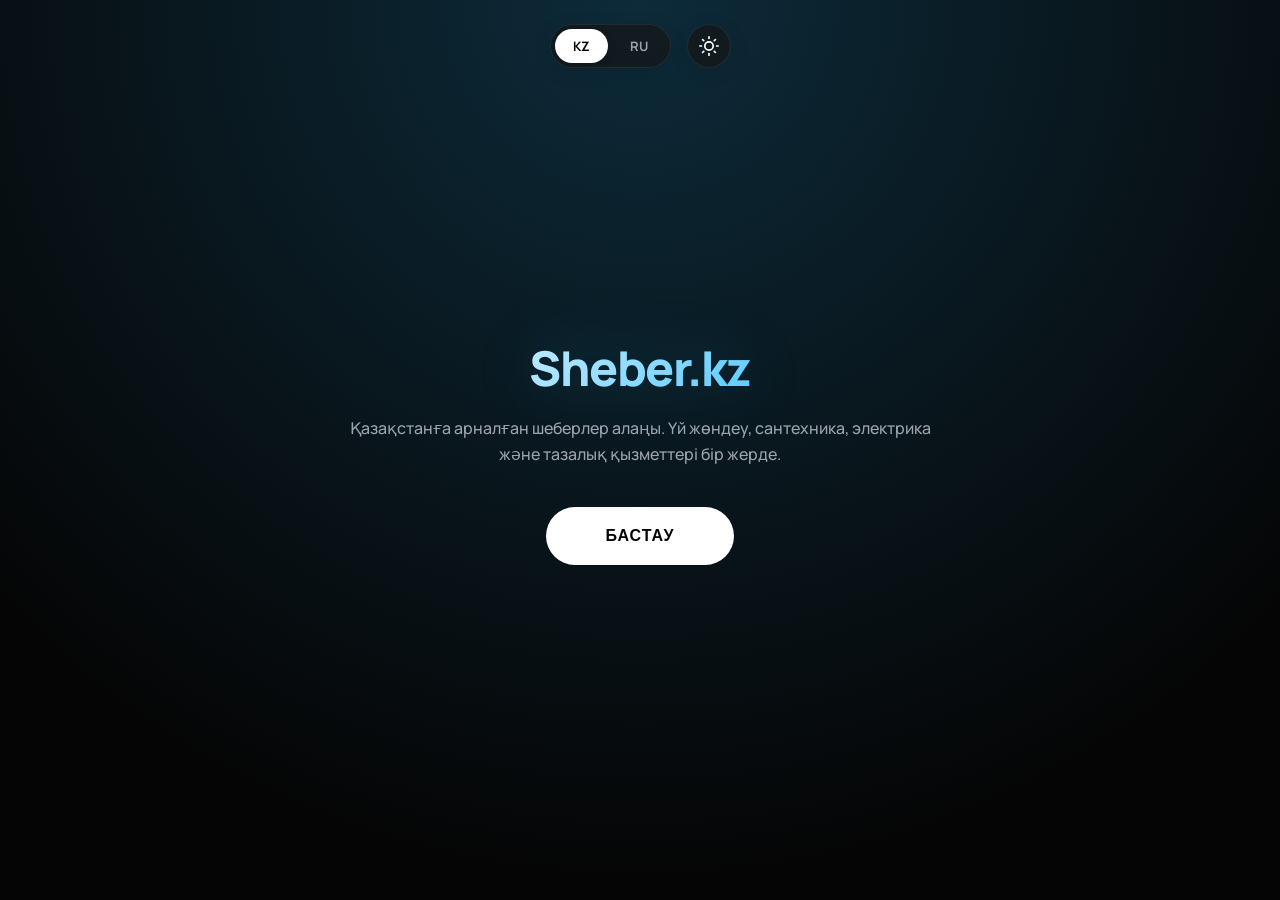
<file: index.html>
<!DOCTYPE html>
<html lang="ru" data-theme="dark">
<head>
  <meta charset="UTF-8" />
  <meta name="viewport" content="width=device-width, initial-scale=1.0, maximum-scale=1.0, user-scalable=no" />
  <title>Sheber.kz | Кіру</title>

  <link rel="preconnect" href="https://fonts.googleapis.com">
  <link rel="preconnect" href="https://fonts.gstatic.com" crossorigin>
  <link href="https://fonts.googleapis.com/css2?family=Manrope:wght@300;400;500;600;700;800&display=swap" rel="stylesheet">

  <style>
    *:focus { outline: none !important; }
    * { -webkit-tap-highlight-color: transparent; box-sizing: border-box; margin: 0; padding: 0; }

    :root {
      /* GLASMORPHISM BLUE THEME (UNCHANGED) */
      --primary: #1cb7ff; 
      --primary-glow: rgba(28, 183, 255, 0.4);
      --primary-dim: rgba(28, 183, 255, 0.1);
      --accent: #2EC4B6;
      --font-main: 'Manrope', sans-serif;
      --ease-out: cubic-bezier(0.23, 1, 0.32, 1);
    }

    [data-theme="dark"] {
      --bg-body: #050505;
      --bg-gradient: radial-gradient(circle at 50% 0%, #0d2b3a 0%, #050505 80%);
      --glass-bg: rgba(20, 20, 20, 0.65);
      --glass-border: rgba(255, 255, 255, 0.08);
      --glass-highlight: rgba(255, 255, 255, 0.05);
      --text-main: #FFFFFF;
      --text-sec: #9CA3AF;
      --input-bg: rgba(0, 0, 0, 0.3);
      --btn-text: #000;
    }

    [data-theme="light"] {
      --bg-body: #F4F6F8;
      --bg-gradient: radial-gradient(circle at 50% 0%, #dbeafe 0%, #F4F6F8 70%);
      --glass-bg: rgba(255, 255, 255, 0.75);
      --glass-border: rgba(255, 255, 255, 0.6);
      --glass-highlight: rgba(255, 255, 255, 0.4);
      --text-main: #111827;
      --text-sec: #4B5563;
      --input-bg: rgba(255, 255, 255, 0.5);
      --btn-text: #fff;
    }

    html, body {
      height: 100%;
      font-family: var(--font-main);
      background: var(--bg-body);
      background-image: var(--bg-gradient);
      background-attachment: fixed;
      color: var(--text-main);
      overflow-x: hidden;
      transition: background 0.3s ease;
    }

    /* LANDING */
    .landing-container {
      min-height: 100vh;
      display: flex;
      flex-direction: column;
      align-items: center;
      justify-content: center;
      padding: 20px;
      position: relative;
      z-index: 1;
    }

    .top-bar {
      position: absolute; top: 24px; left: 0; width: 100%;
      display: flex; justify-content: center; align-items: center; gap: 16px;
      z-index: 10;
    }

    .glass-pill {
      background: var(--glass-bg);
      backdrop-filter: blur(12px); -webkit-backdrop-filter: blur(12px);
      border: 1px solid var(--glass-border);
      padding: 4px; border-radius: 100px;
      display: flex; gap: 4px;
      box-shadow: 0 4px 20px rgba(0,0,0,0.1);
    }

    .lang-opt {
      padding: 8px 18px; border-radius: 20px; font-size: 13px; font-weight: 700;
      color: var(--text-sec); cursor: pointer; transition: 0.3s var(--ease-out);
    }
    .lang-opt.active {
      background: var(--text-main); color: var(--bg-body);
      box-shadow: 0 2px 10px rgba(0,0,0,0.15);
    }

    .theme-btn {
      width: 44px; height: 44px; border-radius: 50%;
      background: var(--glass-bg);
      backdrop-filter: blur(12px);
      border: 1px solid var(--glass-border);
      color: var(--text-main);
      display: flex; align-items: center; justify-content: center;
      cursor: pointer; transition: 0.3s;
      box-shadow: 0 4px 20px rgba(0,0,0,0.1);
    }

    .hero { text-align: center; max-width: 600px; animation: fadeInUp 1s var(--ease-out); }
    .hero-logo {
      font-size: 48px; font-weight: 900; margin-bottom: 16px;
      background: linear-gradient(135deg, var(--text-main) 0%, var(--primary) 100%);
      -webkit-background-clip: text; -webkit-text-fill-color: transparent;
      letter-spacing: -1.5px;
      filter: drop-shadow(0 0 30px rgba(28, 183, 255, 0.2));
    }
    .hero-desc { font-size: 16px; color: var(--text-sec); line-height: 1.6; margin-bottom: 40px; font-weight: 500; }

    .start-btn {
      background: var(--text-main); color: var(--bg-body);
      border: none; padding: 20px 60px;
      border-radius: 100px; font-size: 16px; font-weight: 800; cursor: pointer;
      transition: all 0.3s var(--ease-out);
      box-shadow: 0 0 0 0 rgba(28, 183, 255, 0.7);
      text-transform: uppercase; letter-spacing: 1px;
    }
    .start-btn:hover { transform: translateY(-2px); box-shadow: 0 10px 40px var(--primary-glow); background: var(--primary); color: #fff; }

    /* MODAL */
    .modal-overlay {
      position: fixed; inset: 0;
      background: rgba(0,0,0,0.6);
      backdrop-filter: blur(10px); -webkit-backdrop-filter: blur(10px);
      z-index: 1000; display: flex; align-items: center; justify-content: center;
      opacity: 0; visibility: hidden; transition: 0.4s var(--ease-out);
      padding: 20px;
    }
    .modal-overlay.active { opacity: 1; visibility: visible; }

    .modal {
      background: var(--glass-bg);
      backdrop-filter: blur(24px); -webkit-backdrop-filter: blur(24px);
      border: 1px solid var(--glass-border);
      border-top: 1px solid rgba(255,255,255,0.15);
      border-radius: 32px;
      width: 100%; max-width: 460px;
      padding: 40px 32px;
      position: relative;
      transform: translateY(40px) scale(0.95);
      transition: 0.5s var(--ease-out);
      box-shadow: 0 40px 80px rgba(0,0,0,0.5);
      max-height: 90vh; overflow-y: auto;
    }
    .modal-overlay.active .modal { transform: translateY(0) scale(1); }

    /* === FIX: КРЕСТИК ВЫШЕ === */
    .modal-close {
      position: absolute; 
      top: 12px; /* Поднял выше */
      right: 12px; /* Чуть ближе к краю */
      background: var(--glass-highlight);
      border: 1px solid var(--glass-border);
      color: var(--text-sec);
      width: 36px; height: 36px; border-radius: 50%;
      cursor: pointer; display: flex; align-items: center; justify-content: center;
      transition: 0.2s; z-index: 10;
    }
    .modal-close:hover { background: var(--primary); color: #fff; border-color: transparent; }

    .auth-tabs { display: flex; background: var(--input-bg); border-radius: 100px; padding: 4px; margin-bottom: 28px; border: 1px solid var(--glass-border); }
    .auth-tab { flex: 1; text-align: center; padding: 12px; border-radius: 100px; font-weight: 700; color: var(--text-sec); cursor: pointer; transition: 0.3s; font-size: 14px; }
    .auth-tab.active { background: var(--text-main); color: var(--bg-body); box-shadow: 0 4px 12px rgba(0,0,0,0.1); }

    .modal-step { display: none; animation: slideIn 0.4s var(--ease-out); }
    .modal-step.active { display: block; }
    .modal-title { font-size: 26px; font-weight: 800; margin-bottom: 8px; color: var(--text-main); }
    .modal-sub { font-size: 14px; color: var(--text-sec); margin-bottom: 24px; font-weight: 500; }

    .input-wrap { margin-bottom: 20px; text-align: left; position: relative; }
    .lbl { font-size: 11px; font-weight: 700; color: var(--primary); margin-bottom: 8px; display: block; text-transform: uppercase; }
    .inp-field { width: 100%; background: var(--input-bg); border: 1px solid var(--glass-border); border-radius: 18px; padding: 16px 20px; color: var(--text-main); font-size: 16px; outline: none; transition: 0.2s; }
    .inp-field:focus { border-color: var(--primary); background: rgba(28, 183, 255, 0.08); }

    .custom-select { position: relative; width: 100%; cursor: pointer; }
    .select-trigger { background: var(--input-bg); border: 1px solid var(--glass-border); border-radius: 18px; padding: 16px 20px; color: var(--text-main); font-size: 16px; display: flex; justify-content: space-between; align-items: center; }
    .custom-select.open .select-trigger { border-color: var(--primary); background: rgba(28, 183, 255, 0.08); }
    .options-container { position: absolute; top: calc(100% + 8px); left: 0; width: 100%; background: var(--glass-bg); backdrop-filter: blur(20px); -webkit-backdrop-filter: blur(20px); border: 1px solid var(--glass-border); border-radius: 18px; overflow: hidden; z-index: 100; opacity: 0; visibility: hidden; transform: translateY(-10px); transition: 0.3s; box-shadow: 0 20px 50px rgba(0,0,0,0.4); max-height: 220px; overflow-y: auto; }
    .custom-select.open .options-container { opacity: 1; visibility: visible; transform: translateY(0); }
    .option { padding: 14px 20px; color: var(--text-sec); border-bottom: 1px solid var(--glass-border); font-weight: 500; }
    .option:last-child { border-bottom: none; }
    .option:hover { background: var(--primary); color: #fff; }
    .option.selected { background: rgba(28, 183, 255, 0.1); color: var(--primary); font-weight: 700; }

    .action-btn { width: 100%; background: linear-gradient(135deg, var(--primary) 0%, #00d2ff 100%); color: #000; padding: 18px; border-radius: 18px; font-weight: 800; font-size: 16px; border: none; cursor: pointer; margin-top: 10px; transition: 0.3s; box-shadow: 0 10px 25px rgba(28, 183, 255, 0.25); }
    .action-btn:hover { box-shadow: 0 15px 35px rgba(28, 183, 255, 0.4); transform: translateY(-2px); }

    .role-grid { display: flex; gap: 12px; margin-top: 10px; }
    .role-card { flex: 1; background: var(--input-bg); border: 1px solid var(--glass-border); border-radius: 24px; padding: 24px 16px; cursor: pointer; transition: 0.2s; text-align: center; }
    .role-card:hover, .role-card.selected { border-color: var(--primary); background: rgba(28, 183, 255, 0.08); transform: translateY(-4px); }
    .role-icon { width: 52px; height: 52px; background: var(--glass-highlight); border-radius: 50%; display: flex; align-items: center; justify-content: center; margin: 0 auto 12px; color: var(--text-main); }
    .role-card.selected .role-icon { background: var(--primary); color: #fff; }
    .role-title { font-weight: 800; font-size: 15px; margin-bottom: 4px; color: var(--text-main); }
    .role-desc { font-size: 12px; color: var(--text-sec); }
    .resend { margin-top: 20px; font-size: 13px; color: var(--text-sec); cursor: pointer; text-decoration: underline; }

    .toast { position: fixed; top: 20px; left: 50%; transform: translateX(-50%) translateY(-150%); background: rgba(20,20,20,0.85); backdrop-filter: blur(12px); border: 1px solid rgba(255,255,255,0.1); padding: 14px 24px; border-radius: 100px; box-shadow: 0 10px 40px rgba(0,0,0,0.4); z-index: 3000; opacity: 0; transition: 0.4s; display: flex; align-items: center; gap: 12px; font-weight: 600; font-size: 14px; color: #fff; }
    .toast.show { opacity: 1; transform: translateX(-50%) translateY(0); }
    .toast-dot { width: 10px; height: 10px; background: var(--primary); border-radius: 50%; box-shadow: 0 0 10px var(--primary); }
    .toast.warn .toast-dot { background: #F2994A; box-shadow: 0 0 10px #F2994A; }

    @keyframes fadeInUp { from { opacity: 0; transform: translateY(40px); } to { opacity: 1; transform: translateY(0); } }
    @keyframes slideIn { from { opacity: 0; transform: translateX(20px); } to { opacity: 1; transform: translateX(0); } }
  </style>
</head>
<body>
  <div class="landing-container">
    <div class="top-bar">
      <div class="glass-pill">
        <div class="lang-opt active" data-lang="kz" onclick="setLang('kz')">KZ</div>
        <div class="lang-opt" data-lang="ru" onclick="setLang('ru')">RU</div>
      </div>
      <button class="theme-btn" onclick="toggleTheme()">
        <svg viewBox="0 0 24 24" fill="none" stroke="currentColor" stroke-width="2" stroke-linecap="round" stroke-linejoin="round" width="20" height="20">
          <circle cx="12" cy="12" r="5"></circle><line x1="12" y1="1" x2="12" y2="3"></line><line x1="12" y1="21" x2="12" y2="23"></line>
          <line x1="4.22" y1="4.22" x2="5.64" y2="5.64"></line><line x1="18.36" y1="18.36" x2="19.78" y2="19.78"></line>
          <line x1="1" y1="12" x2="3" y2="12"></line><line x1="21" y1="12" x2="23" y2="12"></line>
          <line x1="4.22" y1="19.78" x2="5.64" y2="18.36"></line><line x1="18.36" y1="5.64" x2="19.78" y2="4.22"></line>
        </svg>
      </button>
    </div>
    <div class="hero">
      <div class="hero-logo" data-i18n="title">Sheber.kz</div>
      <div class="hero-desc" data-i18n="desc">Қазақстанға арналған шеберлер алаңы. Үй жөндеу, сантехника, электрика және тазалық қызметтері бір жерде.</div>
      <button class="start-btn" onclick="openModal()" data-i18n="start_btn">Бастау</button>
    </div>
  </div>

  <div class="modal-overlay" id="smsModal">
    <div class="modal">
      <button class="modal-close" onclick="closeModal()">
        <svg viewBox="0 0 24 24" stroke="currentColor" fill="none" width="20" height="20" stroke-width="2.5"><line x1="18" y1="6" x2="6" y2="18"></line><line x1="6" y1="6" x2="18" y2="18"></line></svg>
      </button>
      <div class="auth-tabs" id="authTabs">
        <div class="auth-tab active" onclick="switchAuthMode('login')" data-i18n="tab_login">Кіру</div>
        <div class="auth-tab" onclick="switchAuthMode('register')" data-i18n="tab_register">Тіркелу</div>
      </div>
      <div class="modal-step active" id="stepPhone">
        <div class="modal-title" data-i18n="lbl_phone">Телефон</div>
        <div class="input-wrap"><input type="tel" class="inp-field" placeholder="+7 (700) 000-00-00" value="+7" id="phoneInput"></div>
        <button class="action-btn" onclick="sendCode()" data-i18n="btn_get_code">Код алу</button>
      </div>
      <div class="modal-step" id="stepCode">
        <div class="modal-title" data-i18n="modal_code_title">Растау</div>
        <div class="modal-sub"><span data-i18n="modal_code_desc">Код жіберілді:</span> <strong id="displayPhone" style="color:var(--primary)"></strong></div>
        <div class="input-wrap"><input type="number" class="inp-field" placeholder="----" id="codeInput" style="text-align:center; letter-spacing: 8px; font-size: 24px; font-weight:700;"></div>
        <button class="action-btn" onclick="verifyCode()" data-i18n="btn_confirm">Растау</button>
        <div class="resend" onclick="showStep('stepPhone')" data-i18n="btn_change_phone">Нөмірді өзгерту</div>
      </div>
      <div class="modal-step" id="stepRole">
        <div class="modal-title" data-i18n="role_title">Сіз кімсіз?</div>
        <div class="role-grid">
          <div class="role-card" onclick="chooseRole('client')">
            <div class="role-icon"><svg viewBox="0 0 24 24" width="24" height="24" fill="none" stroke="currentColor" stroke-width="2"><path d="M20 21v-2a4 4 0 0 0-4-4H8a4 4 0 0 0-4 4v2"></path><circle cx="12" cy="7" r="4"></circle></svg></div>
            <div class="role-title" data-i18n="role_client">Клиент</div>
            <div class="role-desc" data-i18n="role_client_sub">Шебер іздеймін</div>
          </div>
          <div class="role-card" onclick="chooseRole('master')">
            <div class="role-icon"><svg viewBox="0 0 24 24" width="24" height="24" fill="none" stroke="currentColor" stroke-width="2"><path d="M14.7 6.3a1 1 0 0 0 0 1.4l1.6 1.6a1 1 0 0 0 1.4 0l3.77-3.77a6 6 0 0 1-7.94 7.94l-6.91 6.91a2.12 2.12 0 0 1-3-3l6.91-6.91a6 6 0 0 1 7.94-7.94l-3.76 3.76z"></path></svg></div>
            <div class="role-title" data-i18n="role_master">Шебер</div>
            <div class="role-desc" data-i18n="role_master_sub">Тапсырыс іздеймін</div>
          </div>
        </div>
      </div>
      <div class="modal-step" id="stepReg">
        <div class="modal-title" data-i18n="reg_title">Тіркелу</div>
        <div class="input-wrap">
          <label class="lbl" data-i18n="lbl_name">Есіміңіз</label>
          <input type="text" class="inp-field" id="regName" placeholder="Аты-жөніңіз">
        </div>
        <div class="input-wrap">
          <label class="lbl" data-i18n="lbl_city">Қала</label>
          <div class="custom-select" id="citySelect">
            <div class="select-trigger"><span id="cityTriggerText">Қаланы таңдаңыз</span></div>
            <div class="options-container">
              <div class="option" data-value="Алматы">Алматы</div>
              <div class="option" data-value="Астана">Астана</div>
              <div class="option" data-value="Шымкент">Шымкент</div>
              <div class="option" data-value="Ақтау">Ақтау</div>
              <div class="option" data-value="Атырау">Атырау</div>
              <div class="option" data-value="Қарағанды">Қарағанды</div>
            </div>
            <input type="hidden" id="regCity">
          </div>
        </div>
        <div class="input-wrap">
          <label class="lbl" data-i18n="lbl_about">Қосымша ақпарат</label>
          <input type="text" class="inp-field" id="regAbout" placeholder="Өзіңіз туралы (инфо)">
        </div>
        <div id="masterFields" style="display:none;">
          <div class="input-wrap">
            <label class="lbl" data-i18n="lbl_spec">Мамандық</label>
            <div class="custom-select" id="specSelect">
              <div class="select-trigger"><span id="specTriggerText">Мамандық таңдау</span></div>
              <div class="options-container">
                <div class="option" data-value="plumber" data-i18n="spec_plumber">Сантехник</div>
                <div class="option" data-value="electrician" data-i18n="spec_electrician">Электрик</div>
                <div class="option" data-value="builder" data-i18n="spec_builder">Құрылысшы</div>
                <div class="option" data-value="cleaner" data-i18n="spec_cleaner">Клининг</div>
              </div>
              <input type="hidden" id="regSpec">
            </div>
          </div>
          <div class="input-wrap" style="display:flex; gap:12px;">
            <div style="flex:1;"><label class="lbl" data-i18n="lbl_exp">Тәжірибе (жыл)</label><input type="number" class="inp-field" id="regExp" placeholder="3"></div>
            <div style="flex:1;"><label class="lbl" data-i18n="lbl_price">Баға (бастап)</label><input type="number" class="inp-field" id="regPrice" placeholder="5000 ₸"></div>
          </div>
        </div>
        <button class="action-btn" onclick="finishRegistration()" data-i18n="btn_save">Сақтау</button>
      </div>
    </div>
  </div>
  <div class="toast" id="toast"><div class="toast-dot"></div><span id="toastMsg"></span></div>

  <script>
    let authMode = 'login', currentRole = 'client';

    function init(){
      const th=localStorage.getItem('sheber_theme')||'dark'; document.documentElement.setAttribute('data-theme',th);
      const lg=localStorage.getItem('sheber_lang')||'kz'; setLang(lg);
      setupCustomSelects();
    }

    function setLang(l){
      document.querySelectorAll('.lang-opt').forEach(e=>e.classList.remove('active'));
      document.querySelector(`.lang-opt[data-lang="${l}"]`).classList.add('active');
      localStorage.setItem('sheber_lang',l);
    }

    // Тіркелуді аяқтау және деректі сақтау логикасы
    function finishRegistration() {
      const name = document.getElementById('regName').value;
      const city = document.getElementById('regCity').value; // Hidden input-тан алады
      const about = document.getElementById('regAbout').value;
      const spec = document.getElementById('regSpec').value; // Тек шебер үшін

      if(!name || !city) {
        showToast("Атыңызды және қаланы толтырыңыз", "warn");
        return;
      }

      // Деректерді объект ретінде жинау
      const userData = {
        name: name,
        city: city,
        role: currentRole,
        about: about,
        spec: spec || ""
      };

      // localStorage-ке сақтау
      localStorage.setItem('sheber_user', JSON.stringify(userData));
      
      showToast("Тіркелу сәтті аяқталды!", "success");
      setTimeout(() => { window.location.href = "home.html"; }, 1000);
    }

    function verifyCode(){
      if(document.getElementById('codeInput').value === '1234'){
        if(authMode === 'login'){
          // Кіру кезінде дерек бар ма тексереміз
          if(!localStorage.getItem('sheber_user')) {
            showToast("Дерек табылмады, тіркеліңіз", "warn");
            switchAuthMode('register');
          } else {
            window.location.href = "home.html";
          }
        } else { showStep('stepRole'); }
      } else { showToast("Қате код", "warn"); }
    }

    // Төмендегі функциялар (setupCustomSelects, т.б.) өзгеріссіз қалады
    function setupCustomSelects(){
      document.querySelectorAll('.custom-select').forEach(s=>{
        const t=s.querySelector('.select-trigger'), i=s.querySelector('input'), sp=s.querySelector('.select-trigger span'), opts=s.querySelectorAll('.option');
        t.addEventListener('click',e=>{e.stopPropagation(); s.classList.toggle('open');});
        opts.forEach(o=>o.addEventListener('click',()=>{ 
          i.value=o.getAttribute('data-value'); 
          sp.textContent=o.textContent; 
          s.classList.remove('open'); 
        }));
      });
    }
    
    function openModal(){ document.getElementById('smsModal').classList.add('active'); showStep('stepPhone'); }
    function closeModal(){ document.getElementById('smsModal').classList.remove('active'); }
    function showStep(id){ document.querySelectorAll('.modal-step').forEach(e=>e.classList.remove('active')); document.getElementById(id).classList.add('active'); }
    function switchAuthMode(m){ authMode=m; document.querySelectorAll('.auth-tab').forEach((t, i) => t.classList.toggle('active', (m === 'login' && i === 0) || (m === 'register' && i === 1))); }
    function sendCode(){ showStep('stepCode'); showToast("Код: 1234"); }
    function chooseRole(r){ currentRole=r; document.getElementById('masterFields').style.display=(r==='master')?'block':'none'; showStep('stepReg'); }
    function showToast(m,t="info"){ const x=document.getElementById('toast'); document.getElementById('toastMsg').textContent=m; x.className=`toast ${t} show`; setTimeout(()=>x.className="toast",3000); }
    init();
</script>
</body>
</html>
</file>
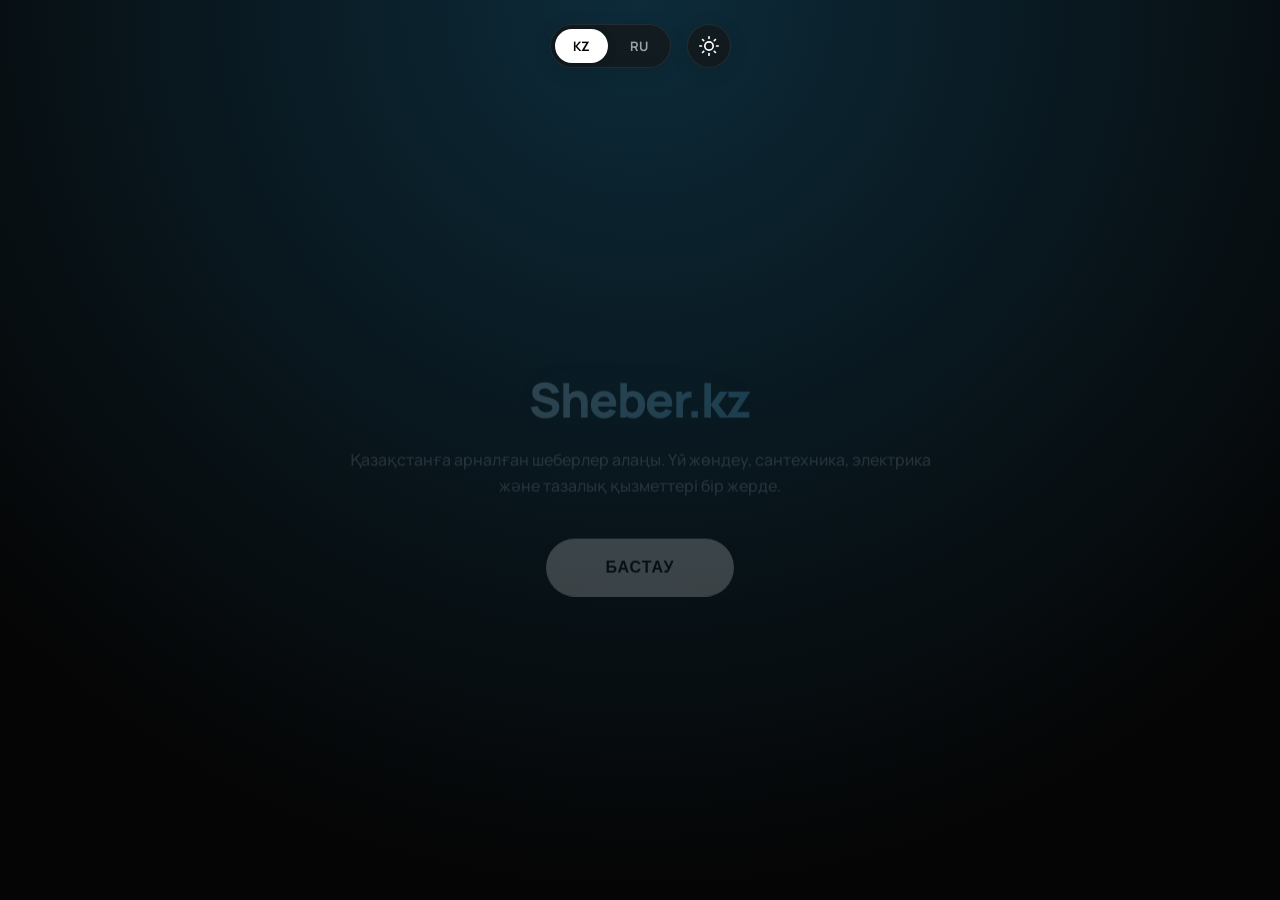
<file: home.html>
<!DOCTYPE html>
<html lang="kk" data-theme="dark">
<head>
  <meta charset="UTF-8" />
  <meta name="viewport" content="width=device-width, initial-scale=1.0, maximum-scale=1.0, user-scalable=no" />
  <title>Sheber.kz | Шебер іздеу</title>

  <link rel="preconnect" href="https://fonts.googleapis.com">
  <link rel="preconnect" href="https://fonts.gstatic.com" crossorigin>
  <link href="https://fonts.googleapis.com/css2?family=Manrope:wght@300;400;500;600;700;800&display=swap" rel="stylesheet">

  <style>
    *:focus { outline: none !important; }
    * { -webkit-tap-highlight-color: transparent; box-sizing: border-box; margin: 0; padding: 0; }

    :root {
      /* LIGHT MODE DEFAULT COLORS */
      --primary: #1cb7ff; 
      --primary-dim: rgba(28, 183, 255, 0.1);
      --accent: #2EC4B6;
      --success: #27AE60;
      --warn: #F2994A;
      --danger: #EB5757;

      --bg-body: #F4F6F8;
      --bg-gradient: radial-gradient(circle at 50% 0%, #eef2f3 0%, #F4F6F8 60%);
      --surface: #FFFFFF;
      --surface-highlight: #F0F2F5;
      --border: rgba(0,0,0,0.08);

      --text-main: #111111;
      --text-sec: #666666;

      --nav-bg: rgba(255, 255, 255, 0.9);
      --nav-blur: 20px;
      --shadow-card: 0 4px 12px rgba(0,0,0,0.05);

      --font-main: 'Manrope', sans-serif;
      --ease-out: cubic-bezier(0.215, 0.61, 0.355, 1);
    }

    [data-theme="dark"] {
      --bg-body: #050505;
      --bg-gradient: radial-gradient(circle at 50% 0%, #1c1812 0%, #050505 60%);
      --surface: #141414;
      --surface-highlight: #1F1F1F;
      --border: rgba(255,255,255,0.08);

      --text-main: #FFFFFF;
      --text-sec: #999999;

      --nav-bg: rgba(20, 20, 20, 0.9);
      --shadow-card: none;
    }

    html, body {
      height: 100%;
      font-family: var(--font-main);
      background: var(--bg-body);
      background-image: var(--bg-gradient);
      background-attachment: fixed;
      color: var(--text-main);
      overflow-x: hidden;
      transition: background 0.3s ease, color 0.3s ease;
    }

    .h1 { font-size: 24px; font-weight: 800; letter-spacing: -0.5px; }
    .h2 { font-size: 18px; font-weight: 700; letter-spacing: -0.3px; }
    .h3 { font-size: 15px; font-weight: 700; }
    .txt-sm { font-size: 13px; color: var(--text-sec); font-weight: 500; }
    .txt-xs { font-size: 11px; color: var(--text-sec); font-weight: 600; text-transform: uppercase; letter-spacing: 0.5px; }

    .app-container {
      max-width: 600px;
      margin: 0 auto;
      padding: 0 20px 120px 20px;
      position: relative;
      min-height: 100vh;
    }

    .tab-content { display: none; animation: fadeIn 0.4s var(--ease-out); }
    .tab-content.active { display: block; }
    @keyframes fadeIn {
      from { opacity: 0; transform: translateY(10px); }
      to { opacity: 1; transform: translateY(0); }
    }

    .header {
      display: flex; justify-content: space-between; align-items: center;
      padding: 20px 0; margin-bottom: 10px;
    }
    .brand { display: flex; align-items: center; gap: 10px; }
    .menu-btn {
      background: none; border: none; padding: 8px;
      cursor: pointer; color: var(--text-main);
      display: flex; align-items: center; justify-content: center;
    }
    .menu-btn svg { width: 24px; height: 24px; stroke-width: 2px; }

    .hero { margin-bottom: 20px; }
    .greeting { margin-bottom: 20px; }
    .greeting .sub { opacity: 0.7; font-weight: 500; }

    .prog-track {
      height: 4px; width: 100%;
      background: var(--surface-highlight);
      border-radius: 4px;
      margin-top: 8px;
      overflow: hidden;
    }
    .prog-fill {
      height: 100%; width: 0%;
      background: var(--primary);
      border-radius: 4px;
      transition: width 1s var(--ease-out);
    }

    .section-head {
      display: flex; justify-content: space-between; align-items: baseline;
      margin-bottom: 16px; margin-top: 32px;
    }
    .link-btn { font-size: 13px; color: var(--primary); font-weight: 600; cursor: pointer; }

    .card {
      background: var(--surface);
      border-radius: 24px;
      padding: 20px;
      position: relative;
      transition: transform 0.2s;
      border: 1px solid var(--border);
      box-shadow: var(--shadow-card);
    }
    .card:active { transform: scale(0.99); }

    .next-card {
      background: linear-gradient(145deg, var(--surface) 0%, var(--surface-highlight) 100%);
    }
    .tag {
      display: inline-flex; padding: 6px 12px;
      background: rgba(255, 159, 28, 0.15);
      color: var(--primary);
      border-radius: 100px;
      font-size: 11px; font-weight: 700;
      margin-bottom: 12px;
    }
    .cta-btn {
      margin-top: 16px;
      width: 100%;
      padding: 16px;
      border-radius: 18px;
      background: var(--text-main);
      color: var(--bg-body);
      font-weight: 700;
      border: none; cursor: pointer;
      display: flex; justify-content: center; align-items: center; gap: 8px;
      font-size: 14px;
      transition: opacity 0.2s;
    }
    .cta-btn:active { opacity: 0.8; }
    .cta-btn svg { width: 18px; height: 18px; fill: currentColor; }

    .ent-card {
      background: radial-gradient(circle at 100% 0%, rgba(46, 196, 182, 0.15) 0%, rgba(0,0,0,0) 50%), var(--surface);
      border: 1px solid rgba(46, 196, 182, 0.3);
      margin-bottom: 24px;
      overflow: hidden;
    }
    .ent-card::before {
      content: ''; position: absolute; top: -50px; right: -50px;
      width: 100px; height: 100px; background: var(--accent);
      filter: blur(60px); opacity: 0.4;
    }
    .ent-btn { background: var(--accent); color: #000; }

    .grid-3 { display: grid; grid-template-columns: repeat(3, 1fr); gap: 12px; }
    .sub-card {
      background: var(--surface);
      border: 1px solid var(--border);
      border-radius: 20px;
      padding: 16px 12px;
      text-align: center;
      cursor: pointer;
      aspect-ratio: 1/1;
      display: flex; flex-direction: column; align-items: center; justify-content: center; gap: 8px;
      transition: background 0.2s;
      box-shadow: var(--shadow-card);
    }
    .sub-card:active { background: var(--surface-highlight); }
    .sub-icon {
      width: 44px; height: 44px;
      border-radius: 50%;
      background: var(--surface-highlight);
      display: flex; align-items: center; justify-content: center;
      margin-bottom: 4px;
      color: var(--text-main);
    }
    .sub-icon svg { width: 22px; height: 22px; fill: currentColor; }
    .sub-icon.active { background: var(--primary); color: #fff; }

    .list-item {
      display: flex; align-items: center; justify-content: space-between;
      padding: 16px;
      background: var(--surface);
      border-radius: 18px;
      margin-bottom: 10px;
      border: 1px solid var(--border);
      box-shadow: var(--shadow-card);
    }
    .deadline { color: var(--success); font-size: 11px; font-weight: 700; display: flex; align-items: center; gap: 4px; }
    .deadline::before { content: ''; width: 6px; height: 6px; background: currentColor; border-radius: 50%; }
    .deadline.urgent { color: var(--warn); }

    /* AI FLOAT BTN */
    .ai-float-btn {
      position: fixed;
      bottom: 110px; right: 20px;
      width: 56px; height: 56px;
      border-radius: 50%;
      background: linear-gradient(135deg, var(--primary) 0%, #00d2ff 100%);
      color: #000;
      display: flex; align-items: center; justify-content: center;
      box-shadow: 0 10px 25px rgba(28, 183, 255, 0.4);
      z-index: 98;
      cursor: pointer;
      transition: transform 0.2s;
      border: 2px solid rgba(255,255,255,0.2);
    }
    .ai-float-btn:active { transform: scale(0.9); }
    .ai-float-btn svg { width: 28px; height: 28px; }

    /* AI MODAL */
    .ai-modal {
      position: fixed;
      bottom: -100%; left: 0; right: 0;
      height: 85vh;
      background: var(--surface);
      border-radius: 30px 30px 0 0;
      z-index: 2000;
      transition: bottom 0.4s cubic-bezier(0.19, 1, 0.22, 1);
      display: flex; flex-direction: column;
      border-top: 1px solid var(--border);
      box-shadow: 0 -10px 40px rgba(0,0,0,0.5);
    }
    .ai-modal.active { bottom: 0; }
    
    .ai-header {
      padding: 20px;
      display: flex; justify-content: space-between; align-items: center;
      border-bottom: 1px solid var(--border);
    }
    .ai-close {
      background: var(--surface-highlight);
      border: none;
      width: 32px; height: 32px;
      border-radius: 50%;
      color: var(--text-sec);
      display: flex; align-items: center; justify-content: center;
      cursor: pointer;
    }

    /* CHAT INSIDE MODAL */
    .chat-container {
      flex: 1;
      overflow-y: auto;
      padding: 20px;
      display: flex; flex-direction: column; gap: 16px;
    }
    .chat-bubble {
      max-width: 80%;
      padding: 14px 18px;
      border-radius: 20px;
      font-size: 14px;
      line-height: 1.5;
      word-wrap: break-word;
    }
    .chat-ai {
      background: var(--surface-highlight);
      border-bottom-left-radius: 4px;
      align-self: flex-start;
      color: var(--text-main);
    }
    .chat-user {
      background: var(--primary);
      color: #000;
      border-bottom-right-radius: 4px;
      align-self: flex-end;
      font-weight: 700;
    }
    
    .modal-input-area {
      padding: 16px;
      background: var(--surface);
      border-top: 1px solid var(--border);
      display: flex; gap: 10px; align-items: center;
      padding-bottom: 30px; /* Safe area */
    }
    .chat-input {
      flex: 1;
      background: var(--surface-highlight);
      border: 1px solid var(--border);
      border-radius: 100px;
      padding: 12px 16px;
      color: var(--text-main);
      font-size: 14px;
    }
    .send-btn {
      width: 44px; height: 44px;
      border-radius: 50%;
      background: var(--primary);
      border: none;
      display: flex; align-items: center; justify-content: center;
      color: #000; cursor: pointer;
    }

    /* NAV */
    .nav-island {
      position: fixed; bottom: 24px; left: 50%;
      transform: translateX(-50%);
      width: auto;
      background: var(--nav-bg);
      backdrop-filter: blur(var(--nav-blur));
      -webkit-backdrop-filter: blur(var(--nav-blur));
      padding: 8px 12px;
      border-radius: 100px;
      display: flex; align-items: center; gap: 8px;
      box-shadow: 0 20px 40px rgba(0,0,0,0.1);
      border: 1px solid var(--border);
      z-index: 100;
    }
    .nav-btn {
      width: 48px; height: 48px;
      border-radius: 50%;
      display: flex; align-items: center; justify-content: center;
      color: var(--text-sec);
      cursor: pointer;
      transition: 0.2s;
    }
    .nav-btn.active { color: var(--text-main); background: var(--surface-highlight); }
    .nav-btn.active svg { stroke: var(--primary); }
    .nav-btn svg { width: 24px; height: 24px; fill: none; stroke: currentColor; stroke-width: 2px; stroke-linecap: round; stroke-linejoin: round; }

    .nav-fab {
      width: 56px; height: 56px;
      border-radius: 50%;
      background: var(--primary); /* FAB now Primary */
      color: #000;
      display: flex; align-items: center; justify-content: center;
      margin: 0 8px;
      box-shadow: 0 10px 20px rgba(28, 183, 255, 0.3);
      cursor: pointer;
      transition: transform 0.2s;
    }
    .nav-fab:active { transform: scale(0.92); }
    .nav-fab svg { width: 26px; height: 26px; stroke: currentColor; stroke-width: 2px; }

    /* SIDEBAR */
    .sidebar-overlay { position: fixed; inset: 0; background: rgba(0,0,0,0.6); z-index: 199; opacity: 0; pointer-events: none; transition: 0.3s; backdrop-filter: blur(4px); }
    .sidebar-overlay.active { opacity: 1; pointer-events: auto; }
    .sidebar {
      position: fixed; top: 0; left: 0; bottom: 0; width: 280px;
      background: var(--surface);
      z-index: 200;
      transform: translateX(-100%);
      transition: transform 0.4s var(--ease-out);
      padding: 30px 24px;
      border-right: 1px solid var(--border);
      display: flex; flex-direction: column;
    }
    .sidebar.active { transform: translateX(0); }

    .menu-item {
      display: flex; align-items: center; gap: 14px;
      padding: 12px 16px; border-radius: 16px; cursor: pointer;
      transition: background 0.2s ease, transform 0.1s;
      color: var(--text-sec); font-weight: 600; font-size: 14px;
    }
    .menu-item:active { transform: scale(0.98); background: var(--surface-highlight); }
    .menu-item:hover { color: var(--text-main); background: rgba(0,0,0,0.03); }
    .icon-box {
      width: 36px; height: 36px; border-radius: 10px;
      display: flex; align-items: center; justify-content: center;
      background: var(--surface-highlight); color: inherit; transition: 0.2s;
    }
    .menu-item:hover .icon-box { background: var(--primary); color: #000; }
    .menu-item svg { width: 20px; height: 20px; fill: none; stroke: currentColor; stroke-width: 2px; stroke-linecap: round; stroke-linejoin: round; }

    /* Typing */
    .typing-dots span {
      animation: blink 1.4s infinite both;
      font-size: 24px;
      line-height: 10px;
      margin: 0 1px;
    }
    .typing-dots span:nth-child(2) { animation-delay: 0.2s; }
    .typing-dots span:nth-child(3) { animation-delay: 0.4s; }
    @keyframes blink {
      0% { opacity: 0.2; }
      20% { opacity: 1; }
      100% { opacity: 0.2; }
    }

    .chat-ai b { color: var(--primary); font-weight: 700; }

    /* TOAST + SERVICES + PROFILE UI */
    .toast {
      position: fixed; left: 50%; bottom: 92px;
      transform: translateX(-50%) translateY(12px);
      background: rgba(20,20,20,0.92);
      border: 1px solid var(--border);
      backdrop-filter: blur(14px);
      -webkit-backdrop-filter: blur(14px);
      color: white;
      padding: 10px 14px;
      border-radius: 14px;
      font-size: 13px; font-weight: 600;
      opacity: 0; pointer-events: none;
      transition: 0.25s var(--ease-out);
      z-index: 3000;
      max-width: calc(100% - 40px);
      text-align: center;
    }
    .toast.show { opacity: 1; transform: translateX(-50%) translateY(0); }

    .course-wrap { display: flex; flex-direction: column; gap: 10px; margin-top: 14px; }
    .course-search {
      width: 100%; padding: 14px 16px;
      border-radius: 16px;
      background: var(--surface);
      border: 1px solid var(--border);
      color: var(--text-main);
      font-family: var(--font-main);
      font-size: 14px;
      position: sticky; top: 10px; z-index: 2;
    }
    .course-accordion {
      background: var(--surface);
      border: 1px solid var(--border);
      border-radius: 18px;
      overflow: hidden;
      box-shadow: var(--shadow-card);
    }
    .acc-head {
      padding: 14px 16px; display: flex; justify-content: space-between; align-items: center; cursor: pointer;
    }
    .acc-head .left { display: flex; flex-direction: column; gap: 2px; }
    .acc-head .right { display: flex; align-items: center; gap: 10px; }
    .acc-body { padding: 0 16px 14px 16px; display: none; }
    .course-accordion.open .acc-body { display: block; }
    .chev {
      width: 18px; height: 18px; opacity: 0.75; transition: transform 0.2s var(--ease-out);
    }
    .course-accordion.open .chev { transform: rotate(180deg); }

    .course-item {
      padding: 12px 0; border-top: 1px solid var(--border);
      display: flex; flex-direction: column; gap: 8px;
    }
    .course-row { display: flex; justify-content: space-between; align-items: center; gap: 10px; }
    .course-title { font-size: 14px; font-weight: 700; }
    .course-meta { font-size: 12px; color: var(--text-sec); font-weight: 600; }
    .course-actions { display: flex; gap: 8px; }
    .course-btn {
      padding: 10px 12px; border-radius: 14px;
      border: 1px solid var(--border);
      background: var(--surface-highlight);
      color: var(--text-main);
      font-weight: 700; font-size: 12px; cursor: pointer;
    }
    .course-btn.primary { background: var(--primary); color: #000; border-color: transparent; }
    .mini-track {
      height: 6px; width: 100%;
      background: var(--surface-highlight);
      border-radius: 999px; overflow: hidden;
    }
    .mini-fill {
      height: 100%; width: 0%;
      background: var(--success);
      border-radius: 999px; transition: width 0.5s var(--ease-out);
    }

    .profile-card {
      background: var(--surface);
      border: 1px solid var(--border);
      border-radius: 24px;
      padding: 18px; margin-top: 14px;
      box-shadow: var(--shadow-card);
    }
    .profile-top { display: flex; align-items: center; gap: 14px; }
    .avatar {
      width: 54px; height: 54px; border-radius: 50%;
      background: var(--surface-highlight);
      border: 2px solid var(--border);
      display: flex; align-items: center; justify-content: center;
      font-weight: 900; font-size: 20px;
      color: var(--primary);
    }
    .profile-stats {
      display: grid; grid-template-columns: repeat(3, 1fr); gap: 10px; margin-top: 14px;
    }
    .pstat {
      background: var(--surface-highlight);
      border: 1px solid var(--border);
      border-radius: 18px;
      padding: 12px;
    }
    .pstat .v { font-size: 18px; font-weight: 900; }
    .pstat .l { font-size: 11px; color: var(--text-sec); font-weight: 700; text-transform: uppercase; }
    
    /* MESSAGES TAB */
    .msg-item {
      display: flex; gap: 14px;
      padding: 16px;
      background: var(--surface);
      border-radius: 20px;
      margin-bottom: 12px;
      border: 1px solid var(--border);
      transition: background 0.2s;
      box-shadow: var(--shadow-card);
      cursor: pointer;
    }
    .msg-item:active { background: var(--surface-highlight); }
    .msg-av {
      width: 48px; height: 48px; border-radius: 50%;
      background: #333;
      flex-shrink: 0;
      background-size: cover; background-position: center;
    }
    .msg-content { flex: 1; min-width: 0; }
    .msg-top { display: flex; justify-content: space-between; margin-bottom: 4px; }
    .msg-name { font-weight: 700; font-size: 14px; }
    .msg-time { font-size: 11px; color: var(--text-sec); }
    .msg-text { font-size: 13px; color: var(--text-sec); white-space: nowrap; overflow: hidden; text-overflow: ellipsis; }
    .msg-badge { 
      background: var(--primary); color: #000; 
      font-size: 10px; font-weight: 800; 
      padding: 2px 6px; border-radius: 10px; 
      margin-left: auto;
    }

    /* SETTINGS UI */
    .setting-group {
      background: var(--surface);
      border-radius: 20px;
      padding: 6px;
      border: 1px solid var(--border);
      box-shadow: var(--shadow-card);
      margin-bottom: 16px;
    }
    .setting-row {
      display: flex; justify-content: space-between; align-items: center;
      padding: 14px 12px;
    }
    .setting-row:not(:last-child) { border-bottom: 1px solid var(--border); }
    .setting-label { font-size: 14px; font-weight: 600; color: var(--text-main); display: flex; align-items: center; gap: 10px; }
    .setting-icon { color: var(--text-sec); }

    /* TOGGLE SWITCH */
    .switch {
      position: relative; display: inline-block; width: 44px; height: 24px;
    }
    .switch input { opacity: 0; width: 0; height: 0; }
    .slider {
      position: absolute; cursor: pointer;
      top: 0; left: 0; right: 0; bottom: 0;
      background-color: var(--surface-highlight);
      border: 1px solid var(--border);
      transition: .4s;
      border-radius: 34px;
    }
    .slider:before {
      position: absolute; content: "";
      height: 18px; width: 18px;
      left: 2px; bottom: 2px;
      background-color: white;
      transition: .4s;
      border-radius: 50%;
      box-shadow: 0 2px 4px rgba(0,0,0,0.2);
    }
    input:checked + .slider { background-color: var(--primary); border-color: transparent; }
    input:checked + .slider:before { transform: translateX(20px); }

    /* LANGUAGE SEGMENTED CONTROL */
    .lang-switch {
      background: var(--surface-highlight);
      padding: 4px; border-radius: 12px;
      display: flex; border: 1px solid var(--border);
    }
    .lang-opt {
      padding: 6px 14px;
      font-size: 12px; font-weight: 700;
      border-radius: 8px;
      cursor: pointer;
      color: var(--text-sec);
      transition: 0.2s;
    }
    .lang-opt.active {
      background: var(--surface);
      color: var(--text-main);
      box-shadow: 0 2px 6px rgba(0,0,0,0.05);
    }
  </style>
</head>

<body class="role-client">
  <div class="app-container">

    <header class="header">
      <div class="brand">
        <button class="menu-btn" onclick="toggleMenu()" style="padding:0; margin-right:4px;">
          <svg viewBox="0 0 24 24" stroke="currentColor" fill="none" stroke-linecap="round" stroke-linejoin="round">
            <line x1="3" y1="12" x2="21" y2="12"></line>
            <line x1="3" y1="6" x2="21" y2="6"></line>
            <line x1="3" y1="18" x2="21" y2="18"></line>
          </svg>
        </button>

        <div style="display:flex; flex-direction:column;">
          <span style="font-weight:800; font-size:16px; color: var(--primary);">Sheber<span style="color:var(--text-main)">.kz</span></span>
        </div>
      </div>

      <button class="menu-btn" onclick="showToast('Хабарламалар: Тапсырыс қабылданды')">
        <svg viewBox="0 0 24 24" fill="none" stroke="currentColor" stroke-linecap="round" stroke-linejoin="round">
          <path d="M18 8A6 6 0 0 0 6 8c0 7-3 9-3 9h18s-3-2-3-9"></path>
          <path d="M13.73 21a2 2 0 0 1-3.46 0"></path>
        </svg>
      </button>
    </header>

    <div id="tab-home" class="tab-content active">
      <div class="hero">
        <div class="greeting">
          <div class="h1" id="greetingH1">Сәлем, Азамат 👋</div>
          <div class="txt-sm sub" data-key="heroSub">Бүгін үйде не жөндеу керек?</div>
        </div>
        </div>

      <div>
        <div class="card ent-card">
          <div style="position:relative; z-index:1;">
            <div class="tag" style="background:rgba(46, 196, 182, 0.2); color: #2EC4B6;" data-key="newService">Жаңа қызмет</div>
            <div class="h2" style="margin-bottom:6px;" data-key="urgentCall">Шұғыл шебер шақыру</div>
            <div class="txt-sm" style="opacity:0.8; margin-bottom: 12px;" data-key="urgentDesc">Сантехник немесе электрик 30 минут ішінде келеді.</div>

            <button class="cta-btn ent-btn" onclick="setTab('courses'); showToast('Категорияны таңдаңыз')">
              <svg viewBox="0 0 24 24">
                 <path d="M22 16.92v3a2 2 0 0 1-2.18 2 19.79 19.79 0 0 1-8.63-3.07 19.5 19.5 0 0 1-6-6 19.79 19.79 0 0 1-3.07-8.67A2 2 0 0 1 4.11 2h3a2 2 0 0 1 2 1.72 12.84 12.84 0 0 0 .7 2.81 2 2 0 0 1-.45 2.11L8.09 9.91a16 16 0 0 0 6 6l1.27-1.27a2 2 0 0 1 2.11-.45 12.84 12.84 0 0 0 2.81.7A2 2 0 0 1 22 16.92z"></path>
              </svg>
              <span data-key="findMaster">Шебер іздеу</span>
            </button>
          </div>
        </div>

        <div class="card next-card">
          <div class="tag" data-key="activeOrder">Активті тапсырыс</div>
          <div class="h2" style="margin-bottom:6px;">Кір жуғыш машина жөндеу</div>
          <div class="txt-sm" style="opacity:0.8;">Статус: Шебер жолда (Ерлан Б.)</div>

          <button class="cta-btn" onclick="setTab('messages'); showToast('Чат ашылуда...')">
            <svg viewBox="0 0 24 24"><path d="M21 11.5a8.38 8.38 0 0 1-.9 3.8 8.5 8.5 0 0 1-7.6 4.7 8.38 8.38 0 0 1-3.8-.9L3 21l1.9-5.7a8.38 8.38 0 0 1-.9-3.8 8.5 8.5 0 0 1 4.7-7.6 8.38 8.38 0 0 1 3.8-.9h.5a8.48 8.48 0 0 1 8 8v.5z"></path></svg>
            <span data-key="contact">Хабарласу</span>
          </button>
        </div>

        <div class="section-head">
          <div class="h3" data-key="categories">Категориялар</div>
          <div class="link-btn" onclick="setTab('courses')" data-key="viewAll">Барлығы</div>
        </div>

        <div class="grid-3">
          <div class="sub-card" onclick="setTab('courses'); showToast('Сантехника...')">
            <div class="sub-icon active"><svg viewBox="0 0 24 24"><path d="M14.7 6.3a1 1 0 0 0 0 1.4l1.6 1.6a1 1 0 0 0 1.4 0l3.77-3.77a6 6 0 0 1-7.94 7.94l-6.91 6.91a2.12 2.12 0 0 1-3-3l6.91-6.91a6 6 0 0 1 7.94-7.94l-3.76 3.76z"/></svg></div>
            <div class="txt-xs" data-key="catSan">Сантехник</div>
          </div>
          <div class="sub-card" onclick="setTab('courses'); showToast('Электрика...')">
            <div class="sub-icon"><svg viewBox="0 0 24 24"><path d="M13 2L3 14h7l-1 8 10-12h-7l1-8z"/></svg></div>
            <div class="txt-xs" data-key="catEl">Электрик</div>
          </div>
          <div class="sub-card" onclick="setTab('courses'); showToast('Тазалық...')">
            <div class="sub-icon"><svg viewBox="0 0 24 24"><path d="M12 2.69l5.66 5.66a8 8 0 1 1-11.31 0z"></path></svg></div>
            <div class="txt-xs" data-key="catClean">Тазалық</div>
          </div>
        </div>
      </div>
    </div>

    <div id="tab-courses" class="tab-content" style="padding-bottom: 60px;">
      <div style="text-align: center; margin-bottom: 20px; opacity: 0.8;">
        <div class="h3" data-key="servicesCatalog">Қызметтер каталогы</div>
        <div class="txt-sm" data-key="servicesSub">Үй шаруасына қажетті шеберлер</div>
      </div>
      <input class="course-search" id="courseSearch" placeholder="Қызмет түрін іздеу..." />
      <div class="course-wrap" id="coursesRoot"></div>
    </div>

    <div id="tab-messages" class="tab-content" style="padding-bottom: 60px;">
      <div style="text-align: center; margin-bottom: 20px; opacity: 0.8;">
        <div class="h3" data-key="messages">Хабарламалар</div>
        <div class="txt-sm" data-key="chatSub">Шеберлермен чат</div>
      </div>

      <div class="msg-item" onclick="showToast('Чат ашылды: Ерлан Б.')">
        <div class="msg-av" style="background-image: url('https://api.dicebear.com/7.x/avataaars/svg?seed=Felix'); background-color: #2a2a2a;"></div>
        <div class="msg-content">
           <div class="msg-top">
             <div class="msg-name">Ерлан Б. (Сантехник)</div>
             <div class="msg-time">10:45</div>
           </div>
           <div style="display:flex; justify-content:space-between;">
             <div class="msg-text">Келе жатырмын, 5 минутта боламын.</div>
             <div class="msg-badge">1</div>
           </div>
        </div>
      </div>

      <div class="msg-item" onclick="toggleAIChat()">
        <div class="msg-av" style="background-image: url('https://api.dicebear.com/7.x/bottts/svg?seed=Support'); background-color: var(--surface-highlight);"></div>
        <div class="msg-content">
           <div class="msg-top">
             <div class="msg-name">Sheber Қолдау</div>
             <div class="msg-time">Кеше</div>
           </div>
           <div class="msg-text" style="color:var(--primary);">AI көмекшісін ашу үшін басыңыз</div>
        </div>
      </div>

      <div class="msg-item" onclick="showToast('Чат ашылды: Айдос')">
        <div class="msg-av" style="background-image: url('https://api.dicebear.com/7.x/avataaars/svg?seed=Aidos'); background-color: #2a2a2a;"></div>
        <div class="msg-content">
           <div class="msg-top">
             <div class="msg-name">Айдос (Электрик)</div>
             <div class="msg-time">01.03</div>
           </div>
           <div class="msg-text">Рахмет, сау болыңыз!</div>
        </div>
      </div>
    </div>

    <div id="tab-profile" class="tab-content" style="padding-bottom: 60px;">
      <div style="text-align:center; margin-bottom: 14px; opacity:0.9;">
        <div class="h3" data-key="profile">Жеке кабинет</div>
        <div class="txt-sm" data-key="profileSub">Тапсырыстар мен төлемдер</div>
      </div>

      <div class="profile-card">
        <div class="profile-top">
          <div class="avatar" id="profileAvatar">A</div>
          <div style="display:flex; flex-direction:column;">
            <div class="h2" style="margin:0;" id="profileName">Азамат</div>
            <div class="txt-sm" id="profileRole">Клиент • Алматы</div>
          </div>
        </div>

        <div class="profile-stats">
          <div class="pstat">
            <div class="v" id="pProgress">12</div>
            <div class="l" data-key="statOrder">Тапсырыс</div>
          </div>
          <div class="pstat">
            <div class="v" id="pAccuracy">4.9</div>
            <div class="l" data-key="statRating">Рейтинг</div>
          </div>
          <div class="pstat">
            <div class="v" id="pStreak">0тг</div>
            <div class="l" data-key="statBonus">Бонус</div>
          </div>
        </div>
      </div>

      <div class="section-head">
        <div class="h3" data-key="recentServices">Соңғы қызметтер</div>
      </div>

      <div id="profileCourses"></div>

      <button class="cta-btn" style="background:var(--surface-highlight); color:var(--text-main); margin-top:20px; border:1px solid var(--border);" onclick="setTab('settings')">
        <svg viewBox="0 0 24 24"><circle cx="12" cy="12" r="3"></circle><path d="M19.4 15a1.65 1.65 0 0 0 .33 1.82l.06.06a2 2 0 0 1 0 2.83 2 2 0 0 1-2.83 0l-.06-.06a1.65 1.65 0 0 0-1.82-.33 1.65 1.65 0 0 0-1 1.51V21a2 2 0 0 1-2 2 2 2 0 0 1-2-2v-.09A1.65 1.65 0 0 0 9 19.4a1.65 1.65 0 0 0-1.82.33l-.06.06a2 2 0 0 1-2.83 0 2 2 0 0 1 0-2.83l.06-.06a1.65 1.65 0 0 0 .33-1.82 1.65 1.65 0 0 0-1.51-1H3a2 2 0 0 1-2-2 2 2 0 0 1 2-2h.09A1.65 1.65 0 0 0 4.6 9a1.65 1.65 0 0 0-.33-1.82l-.06-.06a2 2 0 0 1 0-2.83 2 2 0 0 1 2.83 0l.06.06a1.65 1.65 0 0 0 1.82.33H9a1.65 1.65 0 0 0 1-1.51V3a2 2 0 0 1 2-2 2 2 0 0 1 2 2v.09a1.65 1.65 0 0 0 1 1.51 1.65 1.65 0 0 0 1.82-.33l.06-.06a2 2 0 0 1 2.83 0 2 2 0 0 1 0 2.83l-.06.06a1.65 1.65 0 0 0-.33 1.82V9a1.65 1.65 0 0 0 1.51 1H21a2 2 0 0 1 2 2 2 2 0 0 1-2 2h-.09a1.65 1.65 0 0 0-1.51 1z"></path></svg>
        <span data-key="settings">Баптаулар</span>
      </button>
    </div>

    <div id="tab-settings" class="tab-content" style="padding-bottom: 60px;">
      <div style="text-align: center; margin-bottom: 20px; opacity: 0.8;">
        <div class="h3" data-key="settings">Баптаулар</div>
        <div class="txt-sm" data-key="settingsSub">Қосымша параметрлер</div>
      </div>

      <div class="setting-group">
        <div class="setting-row">
          <div class="setting-label">
            <span class="setting-icon"><svg viewBox="0 0 24 24" width="20" height="20" fill="none" stroke="currentColor" stroke-width="2" stroke-linecap="round" stroke-linejoin="round"><path d="M21 12.79A9 9 0 1 1 11.21 3 7 7 0 0 0 21 12.79z"></path></svg></span>
            <span data-key="darkMode">Түнгі режим</span>
          </div>
          <label class="switch">
            <input type="checkbox" id="themeToggle" onchange="toggleTheme()">
            <span class="slider"></span>
          </label>
        </div>

        <div class="setting-row">
          <div class="setting-label">
            <span class="setting-icon"><svg viewBox="0 0 24 24" width="20" height="20" fill="none" stroke="currentColor" stroke-width="2" stroke-linecap="round" stroke-linejoin="round"><circle cx="12" cy="12" r="10"></circle><line x1="2" y1="12" x2="22" y2="12"></line><path d="M12 2a15.3 15.3 0 0 1 4 10 15.3 15.3 0 0 1-4 10 15.3 15.3 0 0 1-4-10 15.3 15.3 0 0 1 4-10z"></path></svg></span>
            <span data-key="language">Тіл</span>
          </div>
          <div class="lang-switch">
            <div class="lang-opt active" id="lang-kk" onclick="setLanguage('kk')">KZ</div>
            <div class="lang-opt" id="lang-ru" onclick="setLanguage('ru')">RU</div>
          </div>
        </div>
      </div>

      <div class="setting-group">
         <div class="setting-row" onclick="logout()" style="cursor:pointer; color: var(--danger);">
           <div class="setting-label">
             <span class="setting-icon" style="color: var(--danger);"><svg viewBox="0 0 24 24" width="20" height="20" fill="none" stroke="currentColor" stroke-width="2"><path d="M9 21H5a2 2 0 0 1-2-2V5a2 2 0 0 1 2-2h4M16 17l5-5-5-5M21 12H9"/></svg></span>
             <span>Шығу / Выйти</span>
           </div>
         </div>
      </div>
    </div>

  </div>

  <div class="ai-float-btn" onclick="toggleAIChat()">
    <svg viewBox="0 0 24 24" fill="none" stroke="currentColor" stroke-width="2" stroke-linecap="round" stroke-linejoin="round">
      <path d="M12 2a2 2 0 0 1 2 2v2a2 2 0 0 1-2 2 2 2 0 0 1-2-2V4a2 2 0 0 1 2-2z"/>
      <path d="M12 16a2 2 0 0 1 2 2v2a2 2 0 0 1-2 2 2 2 0 0 1-2-2v-2a2 2 0 0 1 2-2z"/>
      <path d="M4.93 4.93a2 2 0 0 1 2.83 0l1.41 1.41a2 2 0 0 1-2.83 2.83L4.93 7.76a2 2 0 0 1 0-2.83z"/>
      <path d="M14.83 14.83a2 2 0 0 1 2.83 0l1.41 1.41a2 2 0 0 1-2.83 2.83l-1.41-1.41a2 2 0 0 1 0-2.83z"/>
    </svg>
  </div>

  <div class="ai-modal" id="aiModal">
    <div class="ai-header">
      <div style="font-weight:800; font-size:18px;">Sheber AI</div>
      <button class="ai-close" onclick="toggleAIChat()">
        <svg viewBox="0 0 24 24" width="20" height="20" stroke="currentColor" stroke-width="2" fill="none" stroke-linecap="round" stroke-linejoin="round"><line x1="18" y1="6" x2="6" y2="18"></line><line x1="6" y1="6" x2="18" y2="18"></line></svg>
      </button>
    </div>
    
    <div class="chat-container" id="chatContainer">
      <div class="chat-bubble chat-ai">
        Сәлем! 👋 Мен Sheber.kz AI көмекшісімін. <br><br>
        Үйде не сынды? Мәселені жазсаңыз, шебер тауып беремін.
      </div>
    </div>

    <div class="modal-input-area">
      <input type="text" class="chat-input" id="chatInput" placeholder="Сұрағыңызды жазыңыз...">
      <button class="send-btn" id="sendBtn" onclick="sendMessage()">
        <svg viewBox="0 0 24 24" width="20" height="20" fill="none" stroke="currentColor" stroke-width="2" stroke-linecap="round" stroke-linejoin="round">
          <line x1="22" y1="2" x2="11" y2="13"></line>
          <polygon points="22 2 15 22 11 13 2 9 22 2"></polygon>
        </svg>
      </button>
    </div>
  </div>

  <nav class="nav-island">
    <div class="nav-btn active" id="nav-home" onclick="setTab('home')">
      <svg viewBox="0 0 24 24"><path d="M3 9l9-7 9 7v11a2 2 0 0 1-2 2H5a2 2 0 0 1-2-2z"></path><polyline points="9 22 9 12 15 12 15 22"></polyline></svg>
    </div>

    <div class="nav-btn" id="nav-messages" onclick="setTab('messages')">
      <svg viewBox="0 0 24 24"><path d="M21 15a2 2 0 0 1-2 2H7l-4 4V5a2 2 0 0 1 2-2h14a2 2 0 0 1 2 2z"></path></svg>
    </div>

    <div class="nav-fab" onclick="primaryAction()">
      <svg viewBox="0 0 24 24" fill="none" stroke="currentColor" stroke-linecap="round" stroke-linejoin="round">
        <line x1="12" y1="5" x2="12" y2="19"></line>
        <line x1="5" y1="12" x2="19" y2="12"></line>
      </svg>
    </div>
    
    <div class="nav-btn" id="nav-courses" onclick="setTab('courses')">
      <svg viewBox="0 0 24 24">
         <circle cx="11" cy="11" r="8"></circle>
         <line x1="21" y1="21" x2="16.65" y2="16.65"></line>
      </svg>
    </div>

    <div class="nav-btn" id="nav-profile" onclick="setTab('profile')">
      <svg viewBox="0 0 24 24"><path d="M20 21v-2a4 4 0 0 0-4-4H8a4 4 0 0 0-4 4v2"></path><circle cx="12" cy="7" r="4"></circle></svg>
    </div>
  </nav>

  <div class="sidebar-overlay" id="overlay" onclick="toggleMenu()"></div>
  <aside class="sidebar" id="sidebar">
    <div style="display: flex; flex-direction: column; align-items: center; margin-bottom: 30px; padding-bottom: 20px; border-bottom: 1px solid var(--border);">
      <div class="avatar" id="sideAvatar" style="width: 70px; height: 70px; font-size: 28px;">A</div>
      <div class="h2" id="sideName" style="margin-top: 12px;">Азамат</div>
      <div class="txt-sm" id="sideRole">Клиент • Алматы</div>
    </div>

    <ul style="list-style: none; padding: 0; width: 100%; display: flex; flex-direction: column; gap: 8px;">
      <li class="menu-item" onclick="setTab('home'); toggleMenu();">
        <div class="icon-box"><svg viewBox="0 0 24 24"><path d="M3 9l9-7 9 7v11a2 2 0 0 1-2 2H5a2 2 0 0 1-2-2z"></path><polyline points="9 22 9 12 15 12 15 22"></polyline></svg></div>
        <span data-key="home">Басты бет</span>
      </li>
      <li class="menu-item" onclick="setTab('settings'); toggleMenu();">
        <div class="icon-box"><svg viewBox="0 0 24 24"><circle cx="12" cy="12" r="3"></circle><path d="M19.4 15a1.65 1.65 0 0 0 .33 1.82l.06.06a2 2 0 0 1 0 2.83 2 2 0 0 1-2.83 0l-.06-.06a1.65 1.65 0 0 0-1.82-.33 1.65 1.65 0 0 0-1 1.51V21a2 2 0 0 1-2 2 2 2 0 0 1-2-2v-.09A1.65 1.65 0 0 0 9 19.4a1.65 1.65 0 0 0-1.82.33l-.06.06a2 2 0 0 1-2.83 0 2 2 0 0 1 0-2.83l.06-.06a1.65 1.65 0 0 0 .33-1.82 1.65 1.65 0 0 0-1.51-1H3a2 2 0 0 1-2-2 2 2 0 0 1 2-2h.09A1.65 1.65 0 0 0 4.6 9a1.65 1.65 0 0 0-.33-1.82l-.06-.06a2 2 0 0 1 0-2.83 2 2 0 0 1 2.83 0l.06.06a1.65 1.65 0 0 0 1.82.33H9a1.65 1.65 0 0 0 1-1.51V3a2 2 0 0 1 2-2 2 2 0 0 1 2 2v.09a1.65 1.65 0 0 0 1 1.51 1.65 1.65 0 0 0 1.82-.33l.06-.06a2 2 0 0 1 2.83 0 2 2 0 0 1 0 2.83l-.06.06a1.65 1.65 0 0 0-.33 1.82V9a1.65 1.65 0 0 0 1.51 1H21a2 2 0 0 1 2 2 2 2 0 0 1-2 2h-.09a1.65 1.65 0 0 0-1.51 1z"></path></svg></div>
        <span data-key="settings">Баптаулар</span>
      </li>
    </ul>

    <div style="margin-top: auto; opacity: 0.3; text-align: center; font-size: 11px;">
      Sheber.kz v1.2 • KZ
    </div>
  </aside>

  <div id="toast" class="toast">OK</div>

  <script>
    // Сақталған деректерді интерфейске қою
    function loadUser() {
      const data = localStorage.getItem('sheber_user');
      
      if (data) {
        const u = JSON.parse(data);
        const name = u.name || "Пайдаланушы";
        const city = u.city || "Қала белгісіз";
        const role = u.role === 'master' ? "Шебер" : "Клиент";
        const initial = name.charAt(0).toUpperCase();

        // 1. Сәлемдесу мәтіні
        const greetElement = document.getElementById('greetingH1');
        if(greetElement) greetElement.innerText = `Сәлем, ${name} 👋`;

        // 2. Профиль бетіндегі ақпарат
        const profName = document.getElementById('profileName');
        const profRole = document.getElementById('profileRole');
        const profAvat = document.getElementById('profileAvatar');
        if(profName) profName.innerText = name;
        if(profRole) profRole.innerText = `${role} • ${city}`;
        if(profAvat) profAvat.innerText = initial;

        // 3. Sidebar (бүйірлік мәзір) ақпараты
        const sideName = document.getElementById('sideName');
        const sideRole = document.getElementById('sideRole');
        const sideAvat = document.getElementById('sideAvatar');
        if(sideName) sideName.innerText = name;
        if(sideRole) sideRole.innerText = `${role} • ${city}`;
        if(sideAvat) sideAvat.innerText = initial;

      } else {
        // Егер дерек жоқ болса, тіркелу бетіне кері жіберу
        window.location.href = "index.html";
      }
    }

    // Шығу функциясы
    function logout() {
      localStorage.removeItem('sheber_user');
      window.location.href = "index.html";
    }

    // Басқа функциялар (setTab, toggleTheme, т.б.) өзгеріссіз қалады

    // Бет жүктелгенде іске қосу
    window.onload = function() {
      loadUser();
      // Қалған бастапқы функцияларды шақыру
      renderServices(""); 
    };
</script>
</body>
</html>
</file>
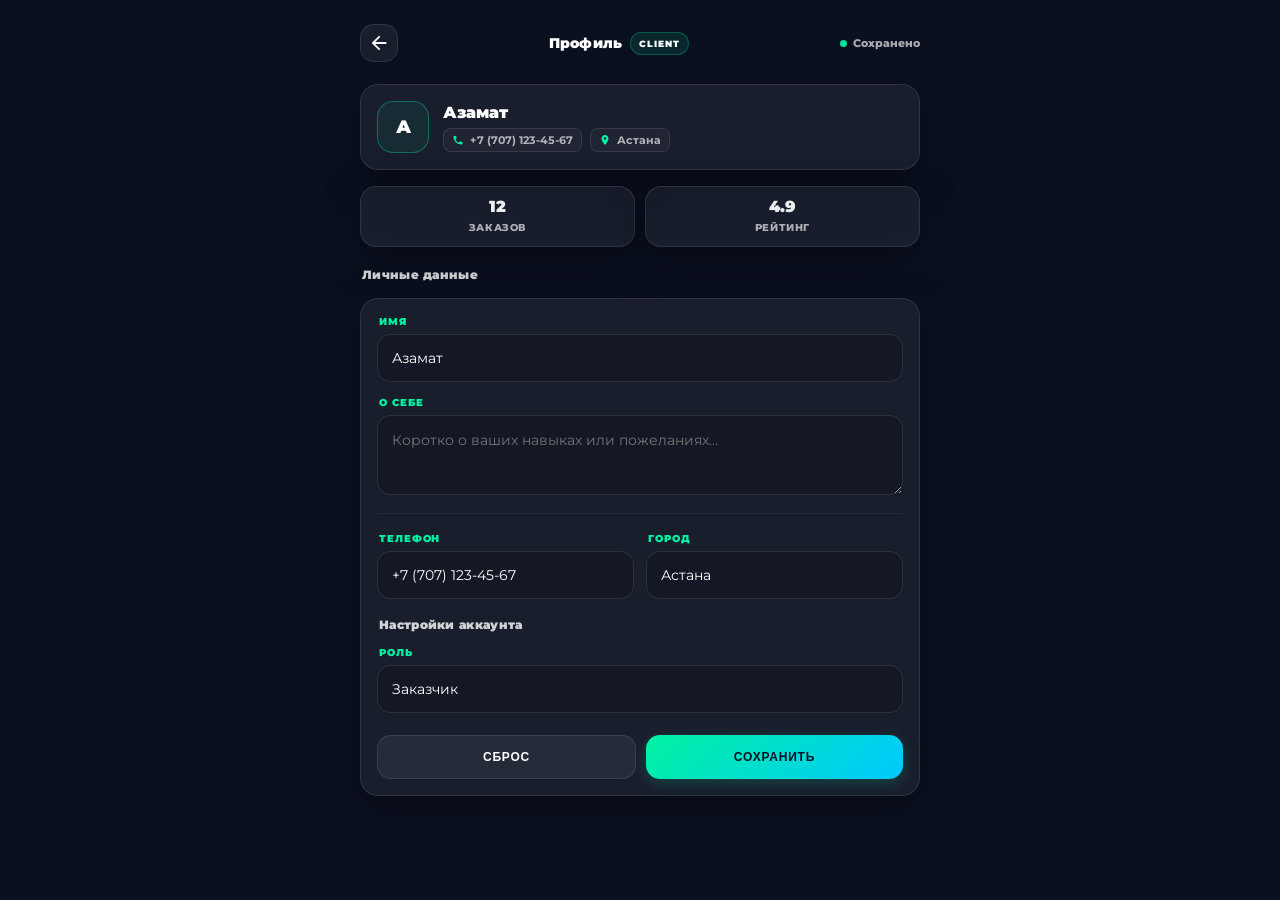
<file: user-profile.html>
<!DOCTYPE html>
<html lang="ru" data-theme="dark">
<head>
  <meta charset="UTF-8" />
  <meta name="viewport" content="width=device-width, initial-scale=1.0, maximum-scale=1.0, user-scalable=no" />
  <title>Sheber.kz | Профиль</title>

  <link rel="preconnect" href="https://fonts.googleapis.com">
  <link rel="preconnect" href="https://fonts.gstatic.com" crossorigin>
  <link href="https://fonts.googleapis.com/css2?family=Montserrat:wght@400;600;800;900&display=swap" rel="stylesheet">
  <link rel="stylesheet" href="user-profile.css">

  <style>
   
  </style>
</head>

<body>
  <div class="app">
    <div class="main">

      <header class="header">
        <button class="icon-btn" onclick="goBack()" aria-label="back">
          <svg viewBox="0 0 24 24"><path d="M20 11H7.83l5.59-5.59L12 4l-8 8 8 8 1.41-1.41L7.83 13H20v-2z"/></svg>
        </button>

        <div class="title">
          <span>Профиль</span>
          <span class="badge" id="roleBadge">Client</span>
        </div>

        <div class="save-indicator" id="saveIndicator" title="Статус автосохранения">
          <span class="save-dot" id="saveDot"></span>
          <span id="saveText">Не сохранено</span>
        </div>
      </header>

      <div class="card">
        <div class="hero">
          <div class="avatar" id="avatarLetter">A</div>
          <div class="hero-info">
            <p class="hero-name" id="heroName">Азамат</p>
            <div class="hero-sub">
              <div class="pill" title="Телефон">
                <svg viewBox="0 0 24 24"><path d="M6.62 10.79a15.05 15.05 0 006.59 6.59l2.2-2.2a1 1 0 011.02-.24c1.12.37 2.33.57 3.57.57a1 1 0 011 1V20a1 1 0 01-1 1C10.07 21 3 13.93 3 5a1 1 0 011-1h3.5a1 1 0 011 1c0 1.24.2 2.45.57 3.57a1 1 0 01-.24 1.02l-2.21 2.2z"/></svg>
                <span id="heroPhone">+7 (707) 123-45-67</span>
              </div>
              <div class="pill" title="Город">
                <svg viewBox="0 0 24 24"><path d="M12 2C8.13 2 5 5.13 5 9c0 5.25 7 13 7 13s7-7.75 7-13c0-3.87-3.13-7-7-7zm0 9.5c-1.38 0-2.5-1.12-2.5-2.5S10.62 6.5 12 6.5s2.5 1.12 2.5 2.5S13.38 11.5 12 11.5z"/></svg>
                <span id="heroCity">Астана</span>
              </div>
            </div>
          </div>
        </div>
      </div>

      <div class="stats">
        <div class="stat">
          <div class="stat-num" id="statOrders">12</div>
          <div class="stat-label">Заказов</div>
        </div>
        <div class="stat">
          <div class="stat-num" id="statRating">4.9</div>
          <div class="stat-label">Рейтинг</div>
        </div>
      </div>

      <div class="section-title">Личные данные</div>
      <div class="card">
        <div class="form">
          
          <div class="field">
            <div class="label">Имя</div>
            <input class="input" id="nameInput" type="text" placeholder="Ваше имя" autocomplete="name">
          </div>

          <div class="field">
            <div class="label">О себе</div>
            <textarea class="input" id="aboutInput" placeholder="Коротко о ваших навыках или пожеланиях..."></textarea>
          </div>

          <div class="divider"></div>

          <div class="row">
            <div class="field">
              <div class="label">Телефон</div>
              <input class="input" id="phoneInput" type="tel" placeholder="+7 (___) ___-__-__" autocomplete="tel">
            </div>
            
            <div class="field">
              <div class="label">Город</div>
              <input class="input" id="cityInput" list="cities" placeholder="Выберите город" autocomplete="address-level2">
              <datalist id="cities">
                <option value="Астана">
                <option value="Алматы">
                <option value="Шымкент">
                <option value="Караганда">
                <option value="Актобе">
                <option value="Тараз">
                <option value="Павлодар">
                <option value="Усть-Каменогорск">
                <option value="Семей">
                <option value="Атырау">
              </datalist>
            </div>
          </div>

          <div class="section-title" style="margin-top:4px;">Настройки аккаунта</div>
          
          <div class="row">
            <div class="field">
              <div class="label">Роль</div>
              <select class="input" id="roleSelect">
                <option value="client">Заказчик</option>
                <option value="master">Мастер</option>
              </select>
            </div>
            
            <div class="field" id="masterFields" style="display:none;">
              <div class="label">Специальность</div>
              <select class="input" id="specSelect">
                <option value="electrician">Электрик</option>
                <option value="plumber">Сантехник</option>
                <option value="builder">Ремонт</option>
                <option value="cleaner">Уборка</option>
                <option value="it">Компьютеры</option>
              </select>
            </div>
          </div>

          <div class="actions">
            <button class="btn btn-ghost" onclick="resetForm()">Сброс</button>
            <button class="btn btn-primary" id="saveBtn" onclick="saveProfile()">Сохранить</button>
          </div>
        </div>
      </div>

    </div>
  </div>


<script src="user-profile.js"></script>
</body>
</html>
</file>
<file: user-profile.css>
/* --- CORE STYLES (UNCHANGED) --- */
    *{ box-sizing:border-box; }
    *:focus{ outline:none !important; }
    html,body{ height:100%; margin:0; font-family:'Montserrat', sans-serif; background:var(--bg); color:var(--text); }

    :root{
      --bg:#0b1020;
      --card: rgba(255,255,255,0.06);
      --border: rgba(255,255,255,0.10);
      --text:#fff;
      --muted: rgba(255,255,255,0.65);
      --accent:#00f2a0;
      --danger:#ff4757;
      --shadow: 0 12px 40px rgba(0,0,0,0.35);
    }

    [data-theme="light"]{
      --bg:#f4f6f9;
      --card: rgba(255,255,255,0.85);
      --border: rgba(0,0,0,0.08);
      --text:#141824;
      --muted: rgba(20,24,36,0.62);
      --shadow: 0 10px 30px rgba(0,0,0,0.08);
    }

    .app{
      min-height:100vh;
      padding:18px 14px;
      display:flex;
      justify-content:center;
    }

    .main{
      width:100%;
      max-width:560px;
      display:flex;
      flex-direction:column;
      gap:16px; /* Чуть увеличил отступ между блоками */
    }

    /* Header */
    .header{
      display:flex;
      align-items:center;
      justify-content:space-between;
      gap:10px;
      padding:6px 0;
    }
    .icon-btn{
      width:38px; height:38px;
      border-radius:14px;
      border:1px solid var(--border);
      background:var(--card);
      color:var(--text);
      display:flex; align-items:center; justify-content:center;
      cursor:pointer;
      user-select:none;
    }
    .icon-btn svg{ width:22px; height:22px; fill:currentColor; }

    .title{
      font-size:14px;
      font-weight:900;
      letter-spacing:.2px;
      display:flex;
      align-items:center;
      gap:8px;
      white-space:nowrap;
    }
    .badge{
      font-size:9px;
      font-weight:900;
      padding:5px 8px;
      border-radius:999px;
      border:1px solid rgba(0,242,160,0.25);
      background: rgba(0,242,160,0.10);
      color: var(--text);
      text-transform: uppercase;
      letter-spacing: 1px;
    }

    .save-indicator{
      display:flex;
      align-items:center;
      gap:6px;
      font-size:11px;
      font-weight:800;
      color:var(--muted);
      white-space:nowrap;
    }
    .save-dot{
      width:7px; height:7px;
      border-radius:999px;
      background: rgba(255,204,0,0.9);
    }
    .save-dot.saved{ background: rgba(0,242,160,0.95); }

    /* Cards */
    .card{
      background:var(--card);
      border:1px solid var(--border);
      border-radius:18px;
      padding:16px;
      box-shadow: var(--shadow);
      backdrop-filter: blur(10px);
    }

    /* Hero */
    .hero{
      display:flex;
      align-items:center;
      gap:14px;
    }
    .avatar{
      width:52px; height:52px;
      border-radius:16px;
      border:1px solid rgba(0,242,160,0.35);
      display:flex;
      align-items:center;
      justify-content:center;
      font-weight:900;
      font-size:18px;
      color:var(--text);
      background: rgba(0,242,160,0.06);
      flex:0 0 auto;
    }
    .hero-info{ min-width:0; flex:1; }
    .hero-name{
      margin:0;
      font-size:16px;
      font-weight:900;
      white-space:nowrap;
      overflow:hidden;
      text-overflow:ellipsis;
    }
    .hero-sub{
      margin-top:6px;
      display:flex;
      flex-wrap:wrap;
      gap:8px;
      color:var(--muted);
      font-size:11px;
      font-weight:700;
    }
    .pill{
      display:flex;
      align-items:center;
      gap:6px;
      padding:4px 8px;
      border-radius:8px;
      border:1px solid var(--border);
      background: rgba(255,255,255,0.03);
    }
    [data-theme="light"] .pill{ background: rgba(0,0,0,0.02); }
    .pill svg{ width:12px; height:12px; fill: var(--accent); }

    /* Stats - UPDATED: 2 Columns */
    .stats{
      display:grid;
      grid-template-columns: 1fr 1fr; /* Ровно 2 колонки */
      gap:10px;
    }
    .stat{
      background:var(--card);
      border:1px solid var(--border);
      border-radius:16px;
      padding:12px 10px;
      text-align:center;
      box-shadow: var(--shadow);
      backdrop-filter: blur(10px);
    }
    .stat-num{
      font-size:16px;
      font-weight:900;
      line-height:1;
      margin-bottom:6px;
      color: rgba(255,255,255,0.92);
    }
    [data-theme="light"] .stat-num{ color: rgba(20,24,36,0.92); }
    .stat-label{
      font-size:10px;
      font-weight:800;
      color:var(--muted);
      letter-spacing:.6px;
      text-transform:uppercase;
    }

    /* Form */
    .section-title{
      font-size:12px;
      font-weight:900;
      letter-spacing:.3px;
      margin: 4px 2px 0 2px;
      opacity: 0.8;
    }
    .form{
      display:flex;
      flex-direction:column;
      gap:14px;
    }
    .row{
      display:grid;
      grid-template-columns: 1fr 1fr;
      gap:12px;
    }
    @media (max-width:460px){ .row{ grid-template-columns:1fr; } }

    .field{ display:flex; flex-direction:column; gap:6px; }
    .label{
      font-size:10px;
      font-weight:900;
      letter-spacing:.9px;
      text-transform:uppercase;
      color: var(--accent);
      margin-left: 2px;
    }
    
    .input{
      width:100%;
      padding:14px 14px;
      border-radius:14px;
      border:1px solid var(--border);
      background: rgba(0,0,0,0.18);
      color:var(--text);
      font-family:inherit;
      font-size:14px;
      transition: 0.15s ease;
      /* Removes default arrow in some browsers for datalist */
      appearance: none; 
    }
    [data-theme="light"] .input{ background: rgba(255,255,255,0.70); }
    
    .input:focus{
      border-color: rgba(0,242,160,0.65);
      box-shadow: 0 0 0 3px rgba(0,242,160,0.10);
      background: rgba(0,242,160,0.04);
    }
    
    textarea.input {
        min-height: 80px;
        resize: vertical;
        line-height: 1.5;
    }

    .hint{
      font-size:10px;
      color:var(--muted);
      margin-left: 2px;
      margin-top: 2px;
    }

    .divider {
        height: 1px;
        background: var(--border);
        margin: 4px 0;
        opacity: 0.5;
    }

    .actions{
      display:flex;
      gap:10px;
      margin-top:8px;
    }
    .btn{
      flex:1;
      border:none;
      cursor:pointer;
      border-radius:14px;
      padding:14px 12px;
      font-weight:900;
      text-transform:uppercase;
      letter-spacing:.8px;
      font-size:12px;
      user-select:none;
      transition: transform 0.1s;
    }
    .btn:active{ transform: scale(.98); }
    .btn-primary{
      background: linear-gradient(135deg, #00f2a0 0%, #00c9ff 100%);
      color:#071020;
      box-shadow: 0 4px 15px rgba(0,242,160,0.2);
    }
    .btn-ghost{
      background:var(--card);
      border:1px solid var(--border);
      color:var(--text);
    }
</file>
